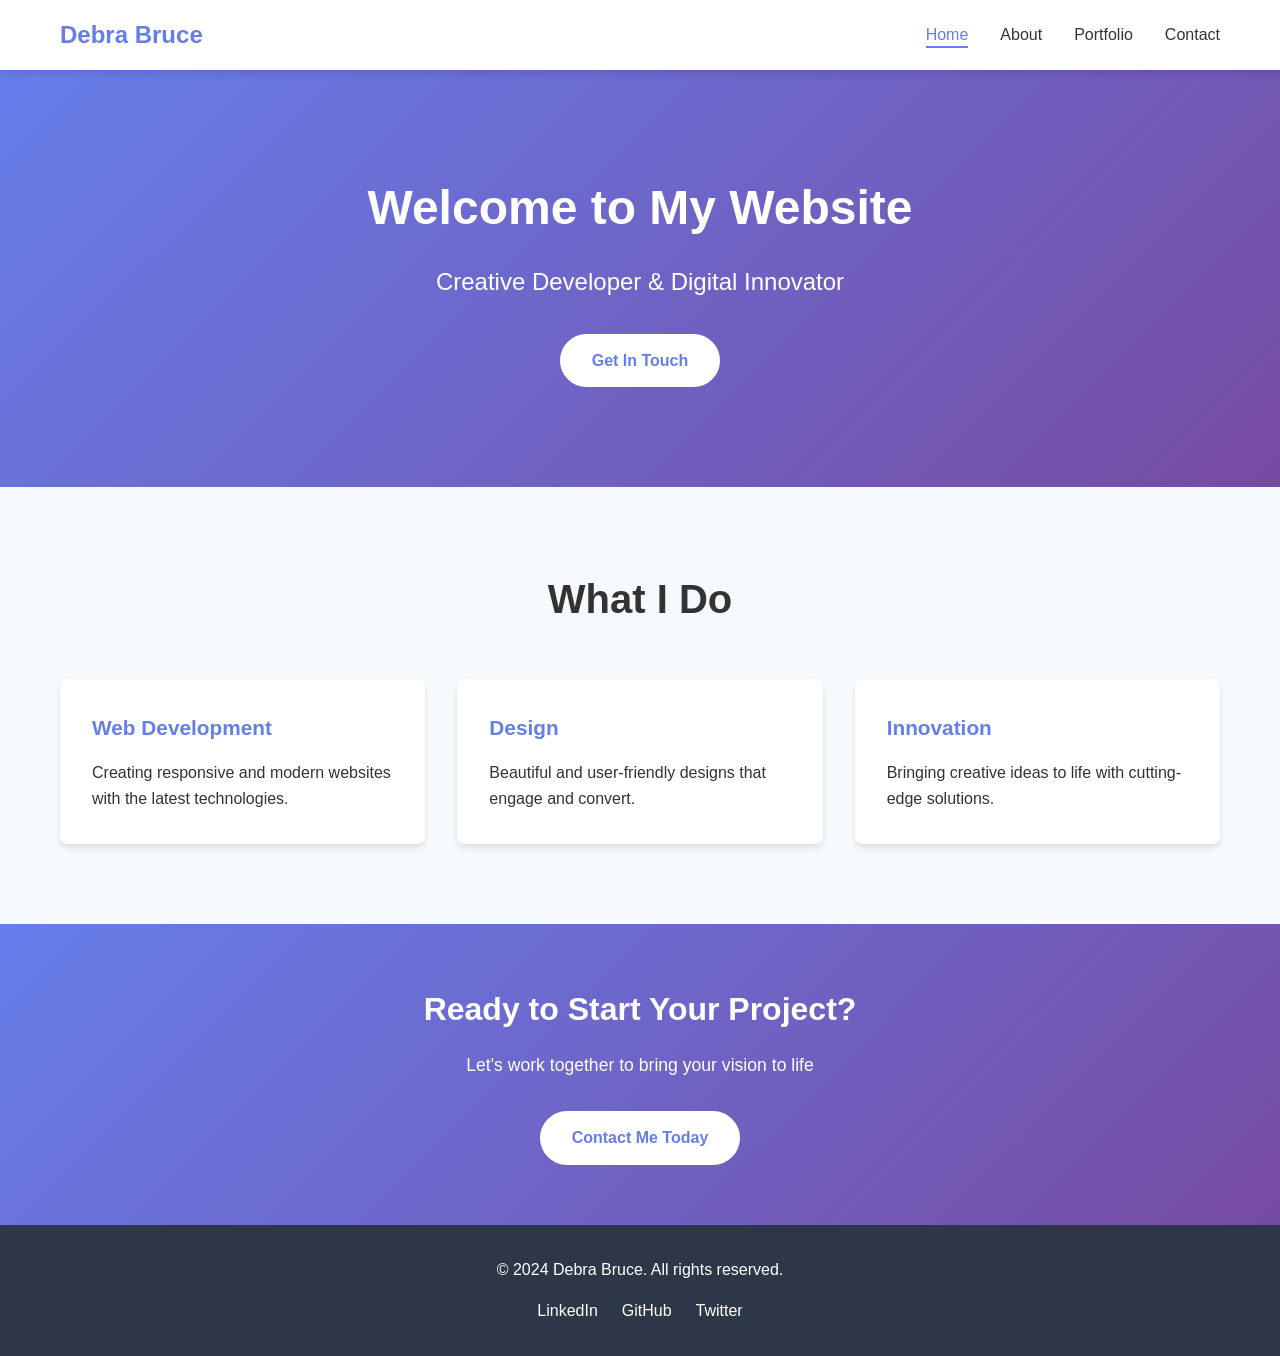
<file: index.html>
<!DOCTYPE html>
<html lang="en">
<head>
    <meta charset="UTF-8">
    <meta name="viewport" content="width=device-width, initial-scale=1.0">
    <title>Debra Bruce - Welcome</title>
    <link rel="stylesheet" href="styles.css">
</head>
<body>
    <!-- Navigation -->
    <nav class="navbar">
        <div class="container">
            <div class="logo">Debra Bruce</div>
            <ul class="nav-links">
                <li><a href="index.html" class="active">Home</a></li>
                <li><a href="about.html">About</a></li>
                <li><a href="portfolio.html">Portfolio</a></li>
                <li><a href="contact.html">Contact</a></li>
            </ul>
        </div>
    </nav>

    <!-- Hero Section -->
    <section class="hero">
        <div class="container">
            <div class="hero-content">
                <h1>Welcome to My Website</h1>
                <p>Creative Developer & Digital Innovator</p>
                <a href="contact.html" class="cta-button">Get In Touch</a>
            </div>
        </div>
    </section>

    <!-- Featured Section -->
    <section class="featured">
        <div class="container">
            <h2>What I Do</h2>
            <div class="features-grid">
                <div class="feature-card">
                    <h3>Web Development</h3>
                    <p>Creating responsive and modern websites with the latest technologies.</p>
                </div>
                <div class="feature-card">
                    <h3>Design</h3>
                    <p>Beautiful and user-friendly designs that engage and convert.</p>
                </div>
                <div class="feature-card">
                    <h3>Innovation</h3>
                    <p>Bringing creative ideas to life with cutting-edge solutions.</p>
                </div>
            </div>
        </div>
    </section>

    <!-- Call to Action -->
    <section class="cta-section">
        <div class="container">
            <h2>Ready to Start Your Project?</h2>
            <p>Let's work together to bring your vision to life</p>
            <a href="contact.html" class="cta-button">Contact Me Today</a>
        </div>
    </section>

    <!-- Footer -->
    <footer class="footer">
        <div class="container">
            <p>&copy; 2024 Debra Bruce. All rights reserved.</p>
            <div class="social-links">
                <a href="#" target="_blank">LinkedIn</a>
                <a href="#" target="_blank">GitHub</a>
                <a href="#" target="_blank">Twitter</a>
            </div>
        </div>
    </footer>
</body>
</html>
</file>
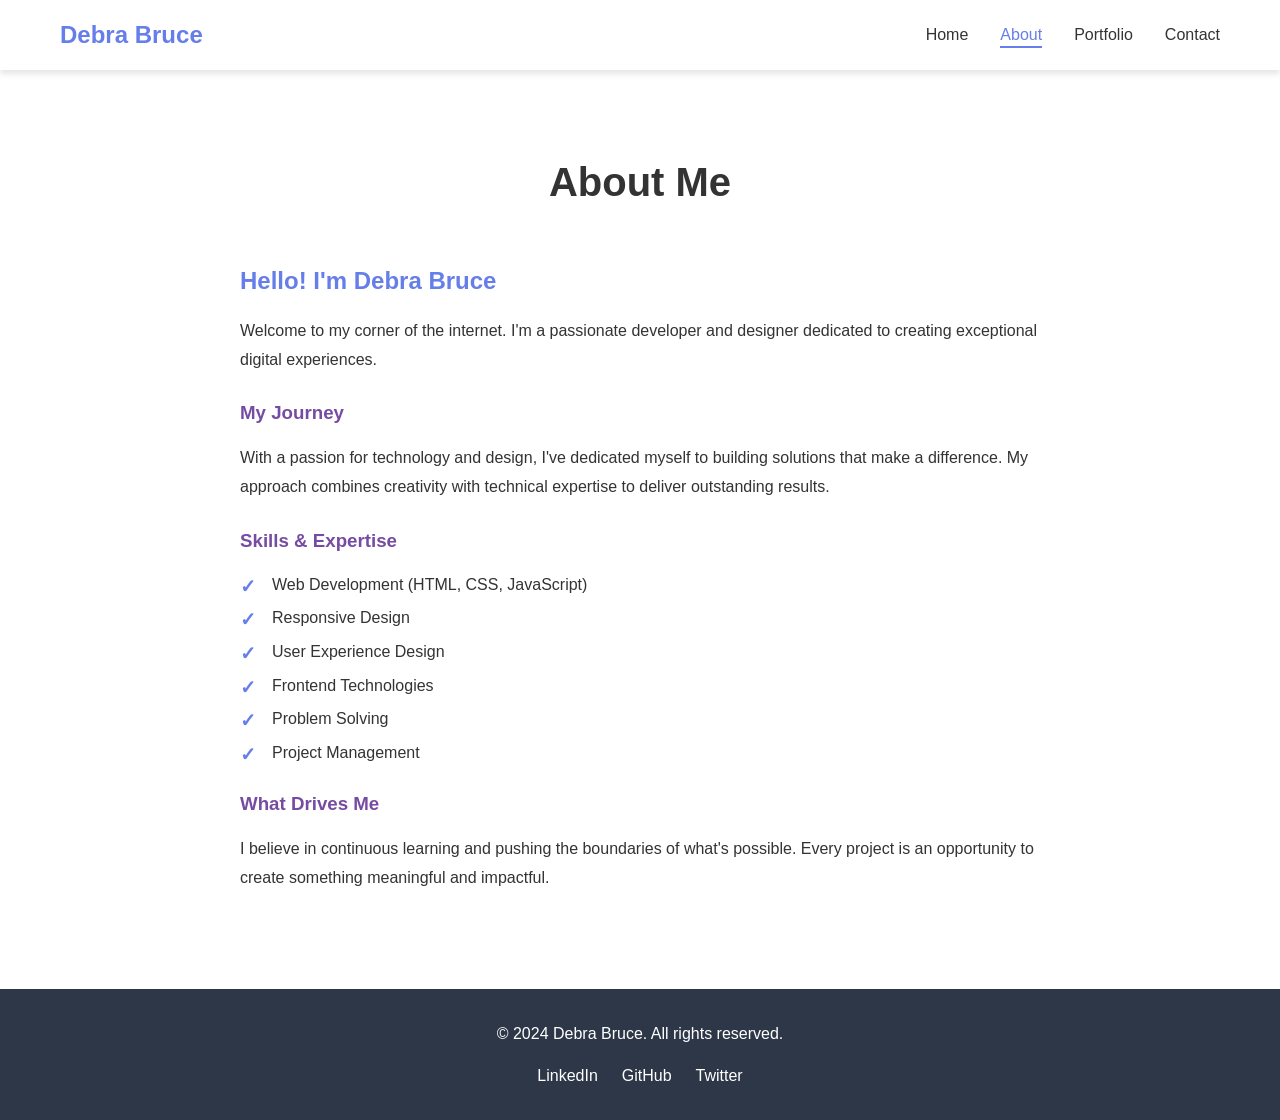
<file: about.html>
<!DOCTYPE html>
<html lang="en">
<head>
    <meta charset="UTF-8">
    <meta name="viewport" content="width=device-width, initial-scale=1.0">
    <title>About - Debra Bruce</title>
    <link rel="stylesheet" href="styles.css">
</head>
<body>
    <!-- Navigation -->
    <nav class="navbar">
        <div class="container">
            <div class="logo">Debra Bruce</div>
            <ul class="nav-links">
                <li><a href="index.html">Home</a></li>
                <li><a href="about.html" class="active">About</a></li>
                <li><a href="portfolio.html">Portfolio</a></li>
                <li><a href="contact.html">Contact</a></li>
            </ul>
        </div>
    </nav>

    <!-- About Section -->
    <section class="about-section">
        <div class="container">
            <h1>About Me</h1>
            <div class="about-content">
                <div class="about-text">
                    <h2>Hello! I'm Debra Bruce</h2>
                    <p>Welcome to my corner of the internet. I'm a passionate developer and designer dedicated to creating exceptional digital experiences.</p>
                    
                    <h3>My Journey</h3>
                    <p>With a passion for technology and design, I've dedicated myself to building solutions that make a difference. My approach combines creativity with technical expertise to deliver outstanding results.</p>
                    
                    <h3>Skills & Expertise</h3>
                    <ul class="skills-list">
                        <li>Web Development (HTML, CSS, JavaScript)</li>
                        <li>Responsive Design</li>
                        <li>User Experience Design</li>
                        <li>Frontend Technologies</li>
                        <li>Problem Solving</li>
                        <li>Project Management</li>
                    </ul>

                    <h3>What Drives Me</h3>
                    <p>I believe in continuous learning and pushing the boundaries of what's possible. Every project is an opportunity to create something meaningful and impactful.</p>
                </div>
            </div>
        </div>
    </section>

    <!-- Footer -->
    <footer class="footer">
        <div class="container">
            <p>&copy; 2024 Debra Bruce. All rights reserved.</p>
            <div class="social-links">
                <a href="#" target="_blank">LinkedIn</a>
                <a href="#" target="_blank">GitHub</a>
                <a href="#" target="_blank">Twitter</a>
            </div>
        </div>
    </footer>
</body>
</html>
</file>
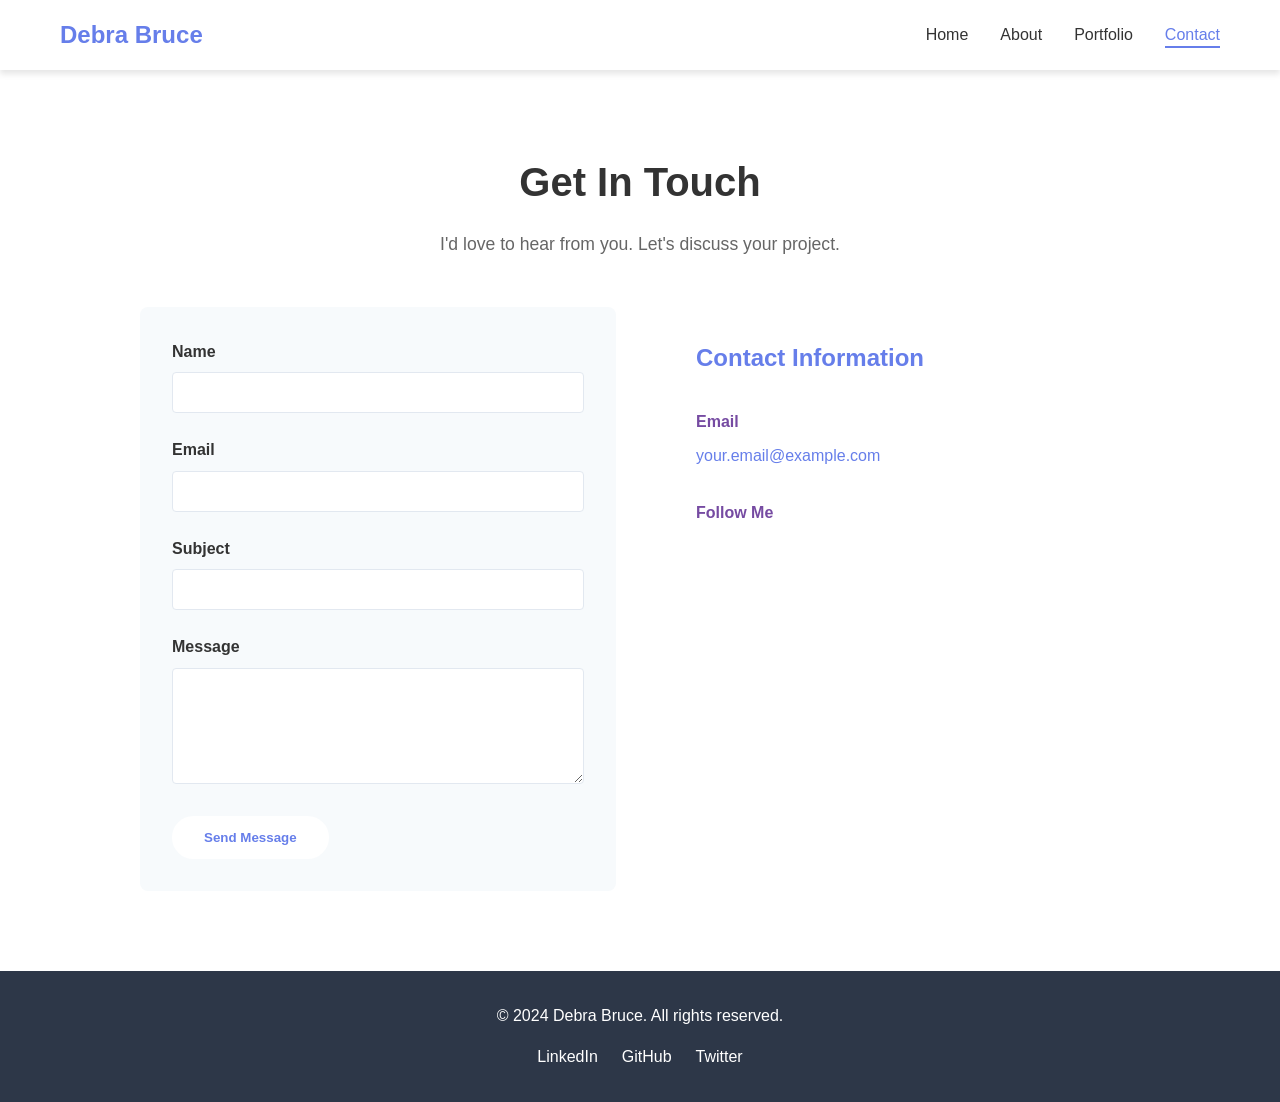
<file: contact.html>
<!DOCTYPE html>
<html lang="en">
<head>
    <meta charset="UTF-8">
    <meta name="viewport" content="width=device-width, initial-scale=1.0">
    <title>Contact - Debra Bruce</title>
    <link rel="stylesheet" href="styles.css">
</head>
<body>
    <!-- Navigation -->
    <nav class="navbar">
        <div class="container">
            <div class="logo">Debra Bruce</div>
            <ul class="nav-links">
                <li><a href="index.html">Home</a></li>
                <li><a href="about.html">About</a></li>
                <li><a href="portfolio.html">Portfolio</a></li>
                <li><a href="contact.html" class="active">Contact</a></li>
            </ul>
        </div>
    </nav>

    <!-- Contact Section -->
    <section class="contact-section">
        <div class="container">
            <h1>Get In Touch</h1>
            <p class="section-subtitle">I'd love to hear from you. Let's discuss your project.</p>
            
            <div class="contact-content">
                <div class="contact-form-wrapper">
                    <form class="contact-form" id="contactForm">
                        <div class="form-group">
                            <label for="name">Name</label>
                            <input type="text" id="name" name="name" required>
                        </div>

                        <div class="form-group">
                            <label for="email">Email</label>
                            <input type="email" id="email" name="email" required>
                        </div>

                        <div class="form-group">
                            <label for="subject">Subject</label>
                            <input type="text" id="subject" name="subject" required>
                        </div>

                        <div class="form-group">
                            <label for="message">Message</label>
                            <textarea id="message" name="message" rows="6" required></textarea>
                        </div>

                        <button type="submit" class="cta-button">Send Message</button>
                    </form>
                </div>

                <div class="contact-info">
                    <h3>Contact Information</h3>
                    <div class="info-item">
                        <h4>Email</h4>
                        <p><a href="mailto:your.email@example.com">your.email@example.com</a></p>
                    </div>
                    <div class="info-item">
                        <h4>Follow Me</h4>
                        <div class="social-links">
                            <a href="#" target="_blank">LinkedIn</a>
                            <a href="#" target="_blank">GitHub</a>
                            <a href="#" target="_blank">Twitter</a>
                        </div>
                    </div>
                </div>
            </div>
        </div>
    </section>

    <!-- Footer -->
    <footer class="footer">
        <div class="container">
            <p>&copy; 2024 Debra Bruce. All rights reserved.</p>
            <div class="social-links">
                <a href="#" target="_blank">LinkedIn</a>
                <a href="#" target="_blank">GitHub</a>
                <a href="#" target="_blank">Twitter</a>
            </div>
        </div>
    </footer>

    <script>
        document.getElementById('contactForm').addEventListener('submit', function(e) {
            e.preventDefault();
            alert('Thank you for your message! I will get back to you soon.');
            this.reset();
        });
    </script>
</body>
</html>
</file>
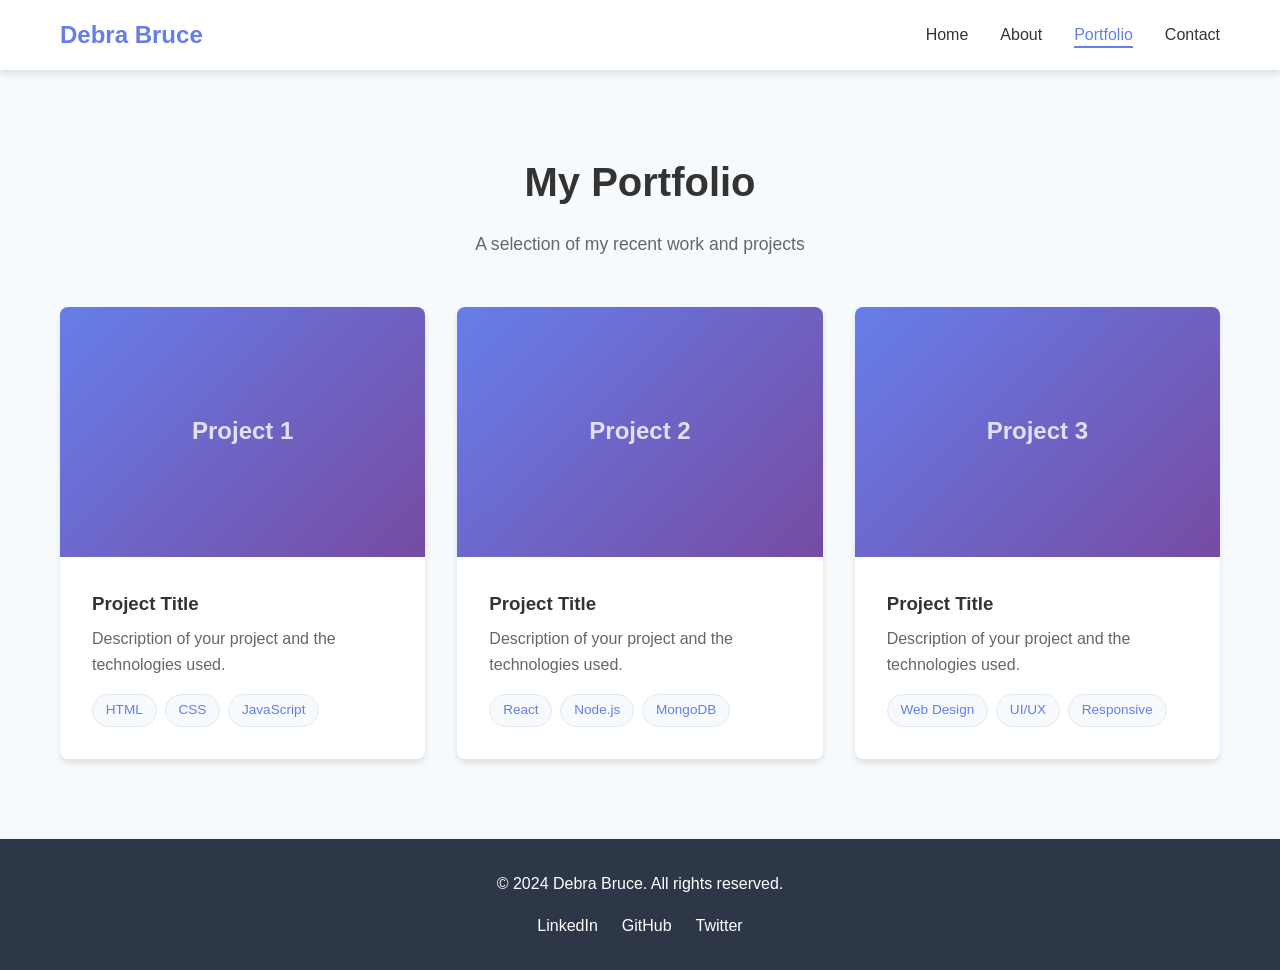
<file: portfolio.html>
<!DOCTYPE html>
<html lang="en">
<head>
    <meta charset="UTF-8">
    <meta name="viewport" content="width=device-width, initial-scale=1.0">
    <title>Portfolio - Debra Bruce</title>
    <link rel="stylesheet" href="styles.css">
</head>
<body>
    <!-- Navigation -->
    <nav class="navbar">
        <div class="container">
            <div class="logo">Debra Bruce</div>
            <ul class="nav-links">
                <li><a href="index.html">Home</a></li>
                <li><a href="about.html">About</a></li>
                <li><a href="portfolio.html" class="active">Portfolio</a></li>
                <li><a href="contact.html">Contact</a></li>
            </ul>
        </div>
    </nav>

    <!-- Portfolio Section -->
    <section class="portfolio-section">
        <div class="container">
            <h1>My Portfolio</h1>
            <p class="section-subtitle">A selection of my recent work and projects</p>
            
            <div class="portfolio-grid">
                <div class="portfolio-card">
                    <div class="portfolio-image">
                        <div class="placeholder">Project 1</div>
                    </div>
                    <div class="portfolio-info">
                        <h3>Project Title</h3>
                        <p>Description of your project and the technologies used.</p>
                        <div class="portfolio-tags">
                            <span class="tag">HTML</span>
                            <span class="tag">CSS</span>
                            <span class="tag">JavaScript</span>
                        </div>
                    </div>
                </div>

                <div class="portfolio-card">
                    <div class="portfolio-image">
                        <div class="placeholder">Project 2</div>
                    </div>
                    <div class="portfolio-info">
                        <h3>Project Title</h3>
                        <p>Description of your project and the technologies used.</p>
                        <div class="portfolio-tags">
                            <span class="tag">React</span>
                            <span class="tag">Node.js</span>
                            <span class="tag">MongoDB</span>
                        </div>
                    </div>
                </div>

                <div class="portfolio-card">
                    <div class="portfolio-image">
                        <div class="placeholder">Project 3</div>
                    </div>
                    <div class="portfolio-info">
                        <h3>Project Title</h3>
                        <p>Description of your project and the technologies used.</p>
                        <div class="portfolio-tags">
                            <span class="tag">Web Design</span>
                            <span class="tag">UI/UX</span>
                            <span class="tag">Responsive</span>
                        </div>
                    </div>
                </div>
            </div>
        </div>
    </section>

    <!-- Footer -->
    <footer class="footer">
        <div class="container">
            <p>&copy; 2024 Debra Bruce. All rights reserved.</p>
            <div class="social-links">
                <a href="#" target="_blank">LinkedIn</a>
                <a href="#" target="_blank">GitHub</a>
                <a href="#" target="_blank">Twitter</a>
            </div>
        </div>
    </footer>
</body>
</html>
</file>
<file: styles.css>
/* Global Styles */
* {
    margin: 0;
    padding: 0;
    box-sizing: border-box;
}

:root {
    --primary-color: #667eea;
    --secondary-color: #764ba2;
    --text-color: #333;
    --light-bg: #f7fafc;
    --white: #fff;
    --border-color: #e2e8f0;
    --shadow: 0 4px 6px rgba(0, 0, 0, 0.1);
    --transition: all 0.3s ease;
}

html {
    scroll-behavior: smooth;
}

body {
    font-family: 'Segoe UI', Tahoma, Geneva, Verdana, sans-serif;
    color: var(--text-color);
    line-height: 1.6;
}

.container {
    max-width: 1200px;
    margin: 0 auto;
    padding: 0 20px;
}

/* Navigation */
.navbar {
    background: var(--white);
    box-shadow: var(--shadow);
    position: sticky;
    top: 0;
    z-index: 100;
}

.navbar .container {
    display: flex;
    justify-content: space-between;
    align-items: center;
    padding: 1rem 20px;
}

.logo {
    font-size: 1.5rem;
    font-weight: bold;
    color: var(--primary-color);
}

.nav-links {
    display: flex;
    list-style: none;
    gap: 2rem;
}

.nav-links a {
    text-decoration: none;
    color: var(--text-color);
    font-weight: 500;
    transition: var(--transition);
    position: relative;
}

.nav-links a:hover,
.nav-links a.active {
    color: var(--primary-color);
}

.nav-links a.active::after {
    content: '';
    position: absolute;
    bottom: -5px;
    left: 0;
    width: 100%;
    height: 2px;
    background: var(--primary-color);
}

/* Hero Section */
.hero {
    background: linear-gradient(135deg, var(--primary-color) 0%, var(--secondary-color) 100%);
    color: var(--white);
    padding: 100px 20px;
    text-align: center;
}

.hero-content h1 {
    font-size: 3rem;
    margin-bottom: 1rem;
    animation: slideInDown 0.8s ease;
}

.hero-content p {
    font-size: 1.5rem;
    margin-bottom: 2rem;
    animation: slideInUp 0.8s ease;
}

@keyframes slideInDown {
    from {
        opacity: 0;
        transform: translateY(-30px);
    }
    to {
        opacity: 1;
        transform: translateY(0);
    }
}

@keyframes slideInUp {
    from {
        opacity: 0;
        transform: translateY(30px);
    }
    to {
        opacity: 1;
        transform: translateY(0);
    }
}

/* CTA Button */
.cta-button {
    display: inline-block;
    background: var(--white);
    color: var(--primary-color);
    padding: 12px 30px;
    border-radius: 50px;
    text-decoration: none;
    font-weight: bold;
    transition: var(--transition);
    border: 2px solid var(--white);
}

.cta-button:hover {
    background: transparent;
    color: var(--white);
}

/* Featured Section */
.featured {
    padding: 80px 20px;
    background: var(--light-bg);
}

.featured h2 {
    text-align: center;
    font-size: 2.5rem;
    margin-bottom: 3rem;
    color: var(--text-color);
}

.features-grid {
    display: grid;
    grid-template-columns: repeat(auto-fit, minmax(300px, 1fr));
    gap: 2rem;
}

.feature-card {
    background: var(--white);
    padding: 2rem;
    border-radius: 8px;
    box-shadow: var(--shadow);
    transition: var(--transition);
}

.feature-card:hover {
    transform: translateY(-5px);
    box-shadow: 0 10px 20px rgba(0, 0, 0, 0.15);
}

.feature-card h3 {
    color: var(--primary-color);
    margin-bottom: 1rem;
    font-size: 1.3rem;
}

/* CTA Section */
.cta-section {
    background: linear-gradient(135deg, var(--primary-color) 0%, var(--secondary-color) 100%);
    color: var(--white);
    padding: 60px 20px;
    text-align: center;
}

.cta-section h2 {
    font-size: 2rem;
    margin-bottom: 1rem;
}

.cta-section p {
    font-size: 1.1rem;
    margin-bottom: 2rem;
}

/* About Section */
.about-section {
    padding: 80px 20px;
    background: var(--white);
}

.about-section h1 {
    text-align: center;
    font-size: 2.5rem;
    margin-bottom: 3rem;
}

.about-content {
    max-width: 800px;
    margin: 0 auto;
}

.about-text h2 {
    color: var(--primary-color);
    margin-bottom: 1rem;
    margin-top: 2rem;
}

.about-text h3 {
    color: var(--secondary-color);
    margin-bottom: 1rem;
    margin-top: 1.5rem;
}

.about-text p {
    margin-bottom: 1rem;
    line-height: 1.8;
}

.skills-list {
    list-style: none;
    display: grid;
    gap: 0.5rem;
}

.skills-list li {
    padding-left: 2rem;
    position: relative;
}

.skills-list li::before {
    content: '✓';
    position: absolute;
    left: 0;
    color: var(--primary-color);
    font-weight: bold;
    font-size: 1.2rem;
}

/* Portfolio Section */
.portfolio-section {
    padding: 80px 20px;
    background: var(--light-bg);
}

.portfolio-section h1 {
    text-align: center;
    font-size: 2.5rem;
    margin-bottom: 1rem;
}

.section-subtitle {
    text-align: center;
    font-size: 1.1rem;
    color: #666;
    margin-bottom: 3rem;
}

.portfolio-grid {
    display: grid;
    grid-template-columns: repeat(auto-fit, minmax(350px, 1fr));
    gap: 2rem;
}

.portfolio-card {
    background: var(--white);
    border-radius: 8px;
    overflow: hidden;
    box-shadow: var(--shadow);
    transition: var(--transition);
}

.portfolio-card:hover {
    transform: translateY(-8px);
    box-shadow: 0 12px 24px rgba(0, 0, 0, 0.15);
}

.portfolio-image {
    height: 250px;
    background: linear-gradient(135deg, var(--primary-color) 0%, var(--secondary-color) 100%);
    display: flex;
    align-items: center;
    justify-content: center;
    color: var(--white);
    font-size: 1.5rem;
}

.placeholder {
    font-weight: bold;
    opacity: 0.8;
}

.portfolio-info {
    padding: 2rem;
}

.portfolio-info h3 {
    color: var(--text-color);
    margin-bottom: 0.5rem;
}

.portfolio-info p {
    color: #666;
    margin-bottom: 1rem;
}

.portfolio-tags {
    display: flex;
    flex-wrap: wrap;
    gap: 0.5rem;
}

.tag {
    display: inline-block;
    background: var(--light-bg);
    color: var(--primary-color);
    padding: 0.3rem 0.8rem;
    border-radius: 20px;
    font-size: 0.85rem;
    border: 1px solid var(--border-color);
}

/* Contact Section */
.contact-section {
    padding: 80px 20px;
    background: var(--white);
}

.contact-section h1 {
    text-align: center;
    font-size: 2.5rem;
    margin-bottom: 1rem;
}

.contact-content {
    display: grid;
    grid-template-columns: 1fr 1fr;
    gap: 3rem;
    max-width: 1000px;
    margin: 0 auto;
}

.contact-form-wrapper {
    background: var(--light-bg);
    padding: 2rem;
    border-radius: 8px;
}

.form-group {
    margin-bottom: 1.5rem;
}

.form-group label {
    display: block;
    margin-bottom: 0.5rem;
    font-weight: 600;
    color: var(--text-color);
}

.form-group input,
.form-group textarea {
    width: 100%;
    padding: 0.75rem;
    border: 1px solid var(--border-color);
    border-radius: 4px;
    font-family: inherit;
    transition: var(--transition);
}

.form-group input:focus,
.form-group textarea:focus {
    outline: none;
    border-color: var(--primary-color);
    box-shadow: 0 0 0 3px rgba(102, 126, 234, 0.1);
}

.contact-info {
    padding: 2rem;
}

.contact-info h3 {
    color: var(--primary-color);
    margin-bottom: 2rem;
    font-size: 1.5rem;
}

.info-item {
    margin-bottom: 2rem;
}

.info-item h4 {
    color: var(--secondary-color);
    margin-bottom: 0.5rem;
}

.info-item a {
    color: var(--primary-color);
    text-decoration: none;
    transition: var(--transition);
}

.info-item a:hover {
    color: var(--secondary-color);
    text-decoration: underline;
}

/* Footer */
.footer {
    background: #2d3748;
    color: var(--white);
    padding: 2rem 20px;
    text-align: center;
}

.footer .container {
    display: flex;
    flex-direction: column;
    align-items: center;
    gap: 1rem;
}

.social-links {
    display: flex;
    gap: 1.5rem;
    justify-content: center;
}

.social-links a {
    color: var(--white);
    text-decoration: none;
    transition: var(--transition);
}

.social-links a:hover {
    color: var(--primary-color);
}

/* Responsive Design */
@media (max-width: 768px) {
    .nav-links {
        gap: 1rem;
    }

    .hero-content h1 {
        font-size: 2rem;
    }

    .hero-content p {
        font-size: 1.2rem;
    }

    .featured h2,
    .portfolio-section h1,
    .about-section h1,
    .contact-section h1 {
        font-size: 2rem;
    }

    .contact-content {
        grid-template-columns: 1fr;
    }

    .features-grid,
    .portfolio-grid {
        grid-template-columns: 1fr;
    }

    .footer .container {
        flex-direction: column;
    }

    .social-links {
        flex-direction: column;
        gap: 1rem;
    }
}

@media (max-width: 480px) {
    .nav-links {
        gap: 0.5rem;
        font-size: 0.9rem;
    }

    .logo {
        font-size: 1.2rem;
    }

    .hero {
        padding: 60px 20px;
    }

    .hero-content h1 {
        font-size: 1.5rem;
    }

    .hero-content p {
        font-size: 1rem;
    }

    .cta-button {
        padding: 10px 20px;
        font-size: 0.9rem;
    }
}
</file>
